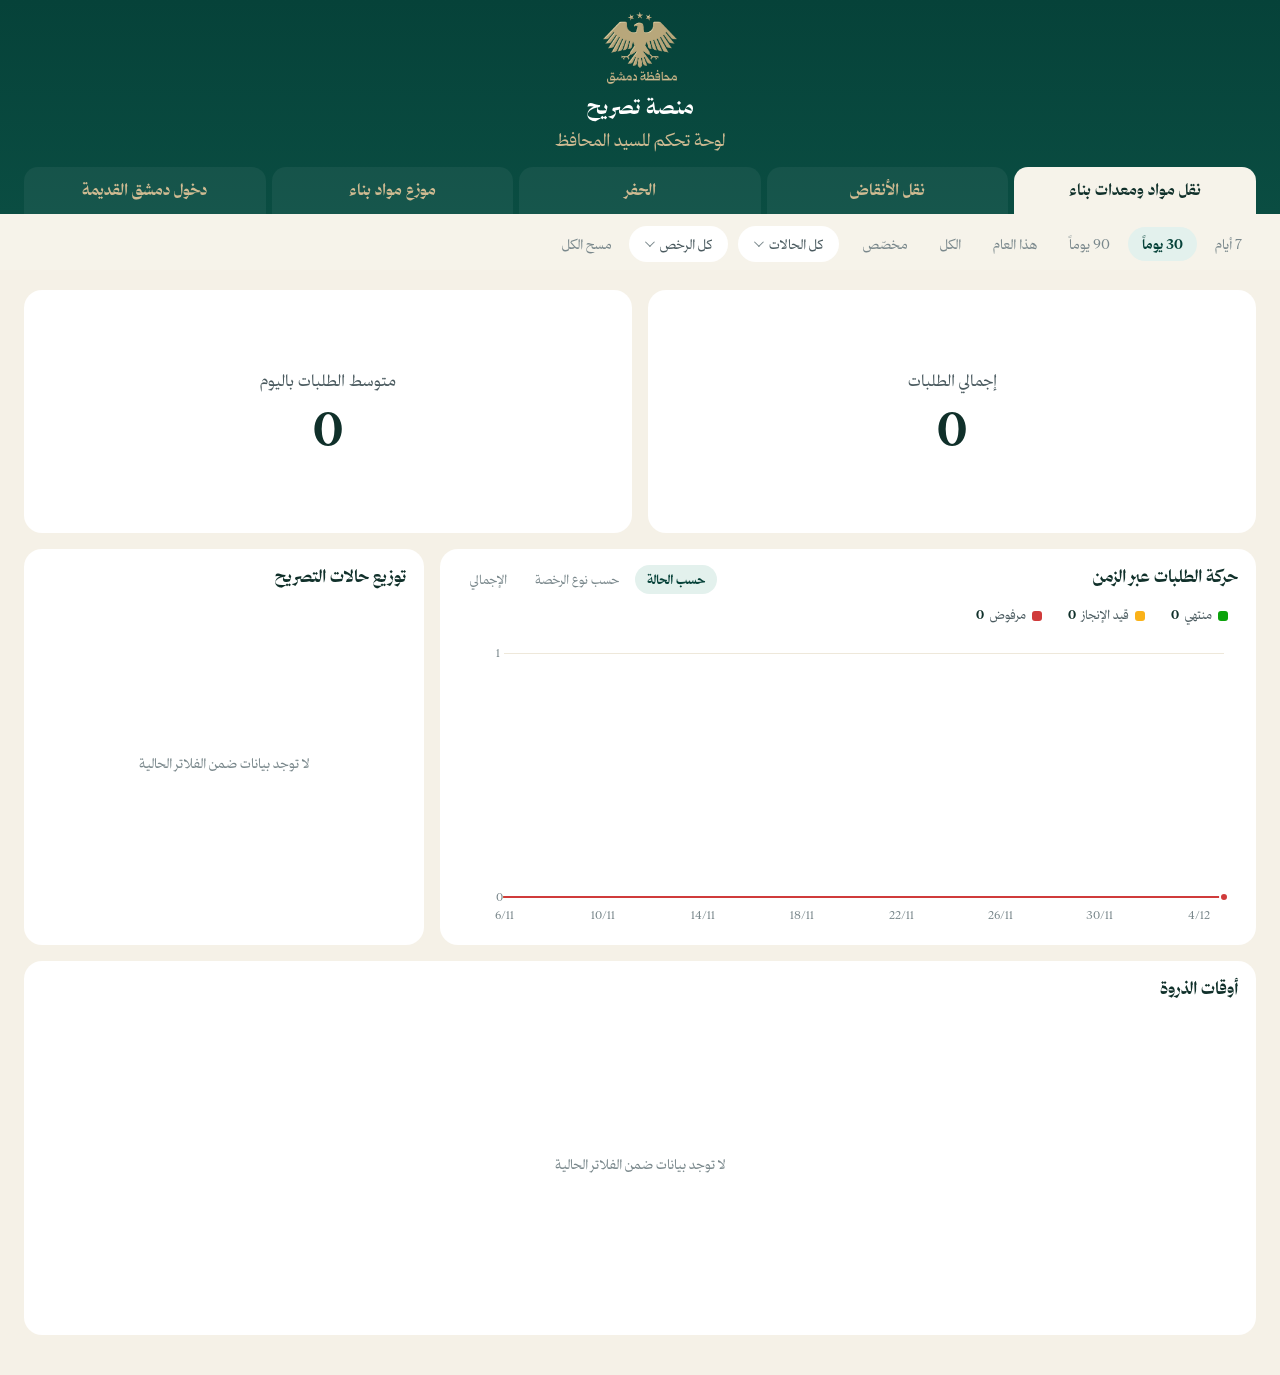
<file: index.html>
<!doctype html>
<html lang="ar" dir="rtl">
  <head>
    <meta charset="UTF-8" />
    <meta http-equiv="refresh" content="0; url=pages/analytics.html" />
    <title>منصة تصريح</title>
    <link rel="canonical" href="pages/analytics.html" />
  </head>
  <body>
    <a href="pages/analytics.html">الدخول إلى لوحة الإحصاءات</a>
  </body>
</html>
</file>
<file: css/analytics.css>
@font-face {
  font-family: "thmanyah-display";
  src: url("../assets/fonts/thmanyahserifdisplay-Bold.woff2") format("woff2");
  font-display: swap;
  unicode-range: U+0000-00B2, U+00B4-10FFFF;
}

@font-face {
  font-family: "thmanyah-text";
  src: url("../assets/fonts/thmanyahseriftext-Regular.woff2") format("woff2");
  font-weight: 400;
  font-display: swap;
  unicode-range: U+0000-00B2, U+00B4-10FFFF;
}

@font-face {
  font-family: "thmanyah-text";
  src: url("../assets/fonts/thmanyahseriftext-Medium.woff2") format("woff2");
  font-weight: 500;
  font-display: swap;
  unicode-range: U+0000-00B2, U+00B4-10FFFF;
}

@font-face {
  font-family: "thmanyah-text";
  src: url("../assets/fonts/thmanyahseriftext-Bold.woff2") format("woff2");
  font-weight: 700;
  font-display: swap;
  unicode-range: U+0000-00B2, U+00B4-10FFFF;
}

:root {
  color-scheme: light;

  --font: "thmanyah-text", "Segoe UI", Tahoma, system-ui, sans-serif;
  --font-display: "thmanyah-display", "thmanyah-text", "Segoe UI", Tahoma, serif;
  --font-num: "thmanyah-text", "Segoe UI", system-ui, sans-serif;
}

*,
*::before,
*::after {
  box-sizing: border-box;
}

html {
  -webkit-text-size-adjust: 100%;
}

body {
  margin: 0;
  font-family: var(--font);
  font-size: 15px;
  line-height: 1.5;
  color: #10302a;
  background: #f5f1e7;
  -webkit-font-smoothing: antialiased;
}

button,
input {
  font: inherit;
  color: inherit;
}

button {
  cursor: pointer;
}

svg {
  display: block;
}

a {
  color: inherit;
}

[hidden] {
  display: none !important;
}

:focus-visible {
  outline: 2px solid #237366;
  outline-offset: 2px;
  border-radius: 6px;
}

.skip-link {
  position: absolute;
  top: -40px;
  inset-inline-start: 12px;
  z-index: 100;
  padding: 8px 14px;
  border-radius: 8px;
  background: #064239;
  color: #efe7d6;
}

.skip-link:focus {
  top: 12px;
}

.topbar {
  background: linear-gradient(180deg, #064239, #0a4d42);
  color: #efe7d6;
}

.topbar-inner {
  display: flex;
  align-items: center;
  justify-content: center;
  gap: 20px;
  max-width: 1480px;
  margin: 0 auto;
  padding: 12px 24px;
}

.brand {
  display: flex;
  flex-direction: column;
  align-items: center;
  gap: 8px;
  min-width: 0;
  text-align: center;
  text-decoration: none;
}

.brand-logo {
  display: block;
  width: auto;
  height: 72px;
}

.brand-text {
  display: flex;
  flex-direction: column;
  gap: 8px;
  line-height: 1.3;
}

.brand-text strong {
  font-family: var(--font-display);
  font-size: 1.35rem;
  font-weight: 400;
  color: #fff;
}

.brand-text small {
  font-size: 1.1rem;
  color: #d0bb92;
}

.tabs-wrap {
  max-width: 1480px;
  margin: 0 auto;
  padding: 4px 24px 0;
}

.tabs {
  display: flex;
  gap: 6px;
  overflow-x: auto;
  scrollbar-width: none;
}

.tabs::-webkit-scrollbar {
  display: none;
}

.tab {
  display: flex;
  flex: 1 1 0;
  align-items: center;
  justify-content: center;
  min-width: 210px;
  padding: 12px 16px 14px;
  border: 0;
  border-radius: 14px 14px 0 0;
  background: rgba(255, 255, 255, 0.05);
  color: #d0bb92;
  text-align: center;
  transition:
    background 0.15s,
    color 0.15s;
}

.tab:hover {
  background: rgba(255, 255, 255, 0.1);
  color: #fff;
}

.tab[aria-selected="true"] {
  background: #f6f3ea;
  color: #10302a;
}

.tab-text {
  display: flex;
  flex-direction: column;
  align-items: center;
  min-width: 0;
  line-height: 1.3;
}

.tab-text strong {
  font-family: var(--font-display);
  font-size: 1rem;
  font-weight: 400;
  white-space: nowrap;
}

.filters {
  position: sticky;
  top: 0;
  z-index: 40;
  background: #f6f3ea;
  -webkit-backdrop-filter: saturate(1.4) blur(10px);
  backdrop-filter: saturate(1.4) blur(10px);
}

.filters-inner {
  max-width: 1480px;
  margin: 0 auto;
  padding: 12px 24px 8px;
}

.filters-row {
  display: flex;
  flex-wrap: wrap;
  align-items: center;
  gap: 10px;
}

.filters-main {
  display: contents;
}

.seg {
  display: inline-flex;
  gap: 4px;
}

.seg button {
  border: 0;
  border-radius: 999px;
  background: none;
  color: #7a888c;
  white-space: nowrap;
  transition:
    background 0.15s,
    color 0.15s;
}

.seg button:hover {
  color: #10302a;
}

.seg-range button {
  padding: 7px 14px;
  font-size: 0.85rem;
}

.seg-range button:hover {
  background: #ffffff;
}

.seg-sm button {
  padding: 5px 12px;
  font-size: 0.8rem;
}

.seg-sm button:hover {
  background: #faf8f2;
}

.seg button[aria-pressed="true"] {
  background: #e3f1ed;
  color: #064239;
  font-weight: 700;
}

.custom-range {
  display: inline-flex;
  gap: 8px;
}

.custom-range label {
  display: inline-flex;
  align-items: center;
  gap: 6px;
  font-size: 0.8rem;
  color: #7a888c;
}

.custom-range input {
  height: 36px;
  padding: 0 12px;
  border: 0;
  border-radius: 999px;
  background: #ffffff;
  color: #10302a;
  font-size: 0.85rem;
}

.custom-range input:focus {
  outline: 2px solid #237366;
  outline-offset: 0;
}

.btn {
  display: inline-flex;
  align-items: center;
  gap: 7px;
  height: 36px;
  padding: 0 14px;
  border: 1px solid transparent;
  border-radius: 10px;
  font-size: 0.85rem;
  white-space: nowrap;
  transition: all 0.15s;
}

.btn-sm {
  height: 30px;
  padding: 0 10px;
  font-size: 0.8rem;
}

.btn-ghost {
  border-color: rgba(6, 66, 57, 0.2);
  background: #ffffff;
  color: #10302a;
}

.btn-ghost:hover {
  border-color: #237366;
}

.btn-link {
  padding: 0 6px;
  background: none;
  color: #7a888c;
  text-decoration: none;
  text-underline-offset: 3px;
}

.btn-link:hover {
  color: #b3261e;
  text-decoration: underline;
}

.ms {
  position: relative;
}

.ms-btn {
  display: inline-flex;
  align-items: center;
  gap: 8px;
  width: 100%;
  max-width: 240px;
  height: 36px;
  padding: 0 16px;
  border: 0;
  border-radius: 999px;
  background: #ffffff;
  color: #4a5a5f;
  font-size: 0.85rem;
  white-space: nowrap;
}

.ms-btn:hover {
  color: #10302a;
}

.ms-btn span {
  flex: 1;
  overflow: hidden;
  text-overflow: ellipsis;
  text-align: start;
}

.ms-btn b {
  color: #10302a;
  font-weight: 700;
}

.ms-btn::after {
  content: "";
  flex: none;
  width: 7px;
  height: 7px;
  border: solid #7a888c;
  border-width: 0 1.5px 1.5px 0;
  transform: rotate(45deg) translateY(-2px);
}

.ms.is-set .ms-btn {
  background: #e3f1ed;
  color: #064239;
}

.ms.is-set .ms-btn b {
  color: #064239;
}

.ms-pop {
  position: absolute;
  top: calc(100% + 6px);
  inset-inline-start: 0;
  z-index: 60;
  width: 260px;
  max-width: calc(100vw - 24px);
  padding: 8px;
  border: 1px solid rgba(6, 66, 57, 0.2);
  border-radius: 12px;
  background: #ffffff;
}

.ms-list {
  max-height: 260px;
  overflow: auto;
}

.ms-opt {
  display: flex;
  align-items: center;
  gap: 9px;
  padding: 7px 8px;
  border-radius: 8px;
  font-size: 0.85rem;
  cursor: pointer;
}

.ms-opt:hover {
  background: #f2eee4;
}

.ms-opt input {
  width: 15px;
  height: 15px;
  accent-color: #064239;
}

.ms-opt i {
  flex: none;
  width: 9px;
  height: 9px;
  border-radius: 3px;
}

.ms-opt small {
  margin-inline-start: auto;
  color: #7a888c;
  font-variant-numeric: tabular-nums;
}

.ms-foot {
  display: flex;
  justify-content: space-between;
  margin-top: 6px;
  padding-top: 6px;
  border-top: 1px solid rgba(6, 66, 57, 0.1);
}

.ms-foot button {
  padding: 4px 6px;
  border: 0;
  border-radius: 6px;
  background: none;
  color: #237366;
  font-size: 0.8rem;
}

.ms-foot button:hover {
  background: #f2eee4;
}

.page {
  max-width: 1480px;
  margin: 0 auto;
  padding: 20px 24px 40px;
}

.error-banner {
  display: flex;
  flex-wrap: wrap;
  align-items: center;
  gap: 10px;
  margin-bottom: 16px;
  padding: 12px 16px;
  border: 1px solid rgba(208, 59, 59, 0.4);
  border-radius: 14px;
  background: #f9e7e7;
}

.error-banner button {
  margin-inline-start: auto;
}

.kpis {
  display: grid;
  grid-template-columns: repeat(2, minmax(0, 1fr));
  gap: 16px;
  margin-bottom: 16px;
}

.kpi {
  display: flex;
  flex-direction: column;
  align-items: center;
  justify-content: center;
  gap: 10px;
  min-width: 0;
  aspect-ratio: 2.5 / 1;
  padding: 32px 20px;
  overflow: hidden;
  border-radius: 18px;
  background: #ffffff;
  text-align: center;
}

.kpi-label {
  font-size: 1rem;
  color: #4a5a5f;
}

.kpi-value {
  font-family: var(--font-num);
  font-size: clamp(2.2rem, 3.6vw, 3.2rem);
  font-weight: 700;
  line-height: 1.15;
  letter-spacing: -0.01em;
  color: #10302a;
}

.kpi-ph {
  display: inline-block;
  width: 120px;
  height: 0.9em;
  border-radius: 10px;
  vertical-align: middle;
}

.grid {
  display: grid;
  grid-template-columns: repeat(12, minmax(0, 1fr));
  gap: 16px;
}

.span-4 {
  grid-column: span 4;
}

.span-5 {
  grid-column: span 5;
}

.span-7 {
  grid-column: span 7;
}

.span-8 {
  grid-column: span 8;
}

.span-12 {
  grid-column: span 12;
}

.card {
  display: flex;
  flex-direction: column;
  min-width: 0;
  padding: 16px 18px 18px;
  border-radius: 18px;
  background: #ffffff;
}

.card-head {
  display: flex;
  flex-wrap: wrap;
  align-items: flex-start;
  justify-content: space-between;
  gap: 12px;
  margin-bottom: 12px;
}

.card-head h2 {
  margin: 0;
  font-family: var(--font-display);
  font-size: 1.08rem;
  font-weight: 400;
  line-height: 1.3;
  color: #10302a;
}

.card-tools {
  display: flex;
  flex-wrap: wrap;
  align-items: center;
  gap: 8px;
}

.card-legend {
  display: flex;
  flex-wrap: wrap;
  gap: 4px 6px;
  min-height: 27px;
  margin: -4px 0 8px;
}

.card-body {
  position: relative;
  display: flex;
  flex: 1;
  flex-direction: column;
  justify-content: center;
  min-height: 120px;
}

.card-body > * {
  width: 100%;
}

.card[data-card="trend"] .card-body {
  min-height: 290px;
}

.card[data-card="status"] .card-body {
  min-height: 300px;
}

.card[data-card="landfills"] .card-body,
.card[data-card="entities"] .card-body,
.card[data-card="heatmap"] .card-body {
  min-height: 305px;
}

.viz-svg {
  width: 100%;
  height: auto;
  overflow: visible;
}

.viz-grid {
  stroke: #eee8da;
  stroke-width: 1;
  shape-rendering: crispEdges;
}

.viz-grid.is-base {
  stroke: #d3cab5;
}

.viz-axis {
  font-family: var(--font-num);
  font-size: 11px;
}

.viz-axis {
  fill: #7a888c;
  font-variant-numeric: tabular-nums;
}

.viz-line {
  fill: none;
  stroke-width: 2;
  stroke-linecap: round;
  stroke-linejoin: round;
}

.viz-area {
  opacity: 0.12;
}

.viz-dot {
  stroke: #ffffff;
  stroke-width: 2;
}

.viz-cross {
  stroke: #d3cab5;
  stroke-width: 1;
}

.viz-hit {
  fill: transparent;
  cursor: crosshair;
}

.viz-empty {
  display: grid;
  place-items: center;
  min-height: 160px;
  padding: 20px;
  color: #7a888c;
  font-size: 0.85rem;
  text-align: center;
}

.viz-legend-item {
  display: inline-flex;
  align-items: center;
  gap: 6px;
  padding: 3px 9px;
  border: 1px solid transparent;
  border-radius: 999px;
  color: #4a5a5f;
  font-size: 0.78rem;
}

.viz-legend-item i {
  width: 10px;
  height: 10px;
  border-radius: 3px;
}

.viz-legend-item b {
  color: #10302a;
  font-variant-numeric: tabular-nums;
}

.viz-hbar {
  display: grid;
  gap: 4px;
}

.viz-hbar-row {
  display: grid;
  grid-template-columns: minmax(80px, 34%) 1fr auto;
  align-items: center;
  gap: 10px;
  padding: 5px 6px;
  border-radius: 8px;
  transition: background 0.12s;
}

.viz-hbar-row:hover {
  background: #f2eee4;
}

.viz-hbar-label {
  overflow: hidden;
  color: #10302a;
  font-size: 0.84rem;
  text-overflow: ellipsis;
  white-space: nowrap;
}

.viz-hbar-track {
  display: block;
  height: 16px;
}

.viz-hbar-fill {
  display: flex;
  height: 100%;
  overflow: hidden;
  border-start-end-radius: 4px;
  border-end-end-radius: 4px;
}

.viz-hbar-fill i {
  display: block;
  min-width: 2px;
  height: 100%;
}

.viz-hbar-value {
  min-width: 40px;
  font-size: 0.82rem;
  font-variant-numeric: tabular-nums;
  text-align: end;
}

.viz-heat {
  display: grid;
  align-items: center;
  gap: 3px;
  direction: rtl;
}

.viz-heat-col {
  color: #7a888c;
  font-size: 10px;
  font-variant-numeric: tabular-nums;
  text-align: center;
}

.viz-heat-row {
  padding-inline-end: 8px;
  color: #4a5a5f;
  font-size: 0.78rem;
  white-space: nowrap;
}

.viz-heat-cell {
  height: 36px;
  border-radius: 4px;
  transition: transform 0.12s;
}

.viz-heat-cell:hover {
  box-shadow:
    0 0 0 2px #ffffff,
    0 0 0 3px #4a5a5f;
  transform: scale(1.15);
}

.viz-tip {
  position: fixed;
  top: 0;
  left: 0;
  z-index: 200;
  min-width: 150px;
  max-width: 280px;
  padding: 9px 11px;
  border: 1px solid rgba(6, 66, 57, 0.2);
  border-radius: 10px;
  background: #ffffff;
  color: #10302a;
  font-size: 0.8rem;
  direction: rtl;
  pointer-events: none;
}

.viz-tip-title {
  margin-bottom: 5px;
  font-weight: 700;
}

.viz-tip-row {
  display: grid;
  grid-template-columns: 10px 1fr auto;
  align-items: center;
  gap: 8px;
  padding: 1px 0;
  color: #4a5a5f;
}

.viz-tip-row i {
  width: 9px;
  height: 9px;
  border-radius: 3px;
}

.viz-tip-row b {
  color: #10302a;
  font-variant-numeric: tabular-nums;
}

.viz-tip-row.is-strong {
  margin-top: 4px;
  padding-top: 5px;
  border-top: 1px solid #eee8da;
}

.st {
  display: flex;
  flex-direction: column;
  gap: 22px;
  padding: 8px 0;
}

.st-donut {
  position: relative;
  width: 190px;
  height: 190px;
  margin: 0 auto;
}

.st-donut svg {
  width: 100%;
  height: 100%;
}

.st-total {
  position: absolute;
  inset: 0;
  display: flex;
  flex-direction: column;
  align-items: center;
  justify-content: center;
  line-height: 1.1;
}

.st-total strong,
.st-item b {
  font-family: var(--font-num);
  font-weight: 700;
  color: #10302a;
}

.st-total strong {
  font-size: 2.2rem;
}

.st-total span {
  margin-top: 4px;
  color: #7a888c;
  font-size: 0.8rem;
}

.st-items {
  display: grid;
  grid-template-columns: repeat(3, minmax(0, 1fr));
  gap: 8px;
  text-align: center;
}

.st-item {
  display: flex;
  flex-direction: column;
  align-items: center;
  gap: 4px;
}

.st-item b {
  font-size: 1.4rem;
  line-height: 1.1;
}

.st-item em {
  color: #7a888c;
  font-size: 0.78rem;
  font-style: normal;
}

.st-name {
  display: inline-flex;
  align-items: center;
  gap: 6px;
  color: #4a5a5f;
  font-size: 0.8rem;
  white-space: nowrap;
}

.st-name i {
  width: 9px;
  height: 9px;
  border-radius: 50%;
}

[data-list] {
  display: flex;
  flex: 1;
  flex-direction: column;
}

[data-list] .viz-hbar {
  flex: 1;
  align-content: space-evenly;
}

.skeleton,
.kpi-ph {
  background: linear-gradient(90deg, #f2eee4, #faf8f2, #f2eee4);
  background-size: 200% 100%;
  animation: shimmer 1.2s infinite;
}

.skeleton {
  flex: 1;
  border-radius: 10px;
}

.loading {
  position: fixed;
  top: 0;
  inset-inline: 0;
  z-index: 300;
  height: 3px;
  overflow: hidden;
  pointer-events: none;
}

.loading span {
  display: block;
  width: 30%;
  height: 100%;
  background: linear-gradient(90deg, #bca375, #00806a);
  animation: load 1.1s ease-in-out infinite;
}

.loading.is-done {
  opacity: 0;
  transition: opacity 0.3s;
}

@keyframes shimmer {
  to {
    background-position: -200% 0;
  }
}

@keyframes load {
  from {
    transform: translateX(100vw);
  }
  to {
    transform: translateX(-100%);
  }
}

@media (max-width: 1100px) {
  .span-4,
  .span-5,
  .span-7,
  .span-8 {
    grid-column: span 12;
  }
}

@media (max-width: 760px) {
  body {
    font-size: 14px;
  }

  .topbar-inner,
  .tabs-wrap,
  .filters-inner,
  .page {
    padding-inline: 14px;
  }

  .topbar-inner {
    gap: 10px;
  }

  .brand-logo {
    height: 56px;
  }

  .brand-text strong {
    font-size: 1.15rem;
  }

  .brand-text small {
    font-size: 0.95rem;
  }

  .tab {
    flex: 0 0 auto;
    min-width: 0;
    padding: 10px 14px;
  }

  .tab-text strong {
    font-size: 0.85rem;
  }

  .filters {
    position: relative;
  }

  .filters-row {
    position: relative;
    gap: 8px;
  }

  .filters-main > .ms {
    position: static;
  }

  .ms-pop {
    inset-inline: 0;
    width: auto;
    max-width: none;
  }

  .seg-range {
    width: 100%;
    overflow-x: auto;
    scrollbar-width: none;
  }

  .seg-range button {
    flex: 1;
  }

  .custom-range,
  .custom-range input {
    width: 100%;
  }

  .custom-range label {
    flex: 1;
  }

  .filters-main > .ms {
    flex: 1 1 45%;
  }

  .filters-main .ms-btn {
    max-width: none;
  }

  .kpis {
    grid-template-columns: minmax(0, 1fr);
    gap: 10px;
  }

  .kpi {
    aspect-ratio: auto;
    padding: 20px;
  }

  .grid {
    gap: 12px;
  }

  .card {
    padding: 14px;
  }

  .card-tools,
  .seg-sm {
    flex-wrap: wrap;
    max-width: 100%;
  }

  .card[data-card="heatmap"] .card-body {
    min-height: 230px;
  }

  .viz-hbar-row {
    grid-template-columns: minmax(70px, 38%) 1fr auto;
    gap: 8px;
  }

  .viz-heat-cell {
    height: 26px;
  }
}

@media (max-width: 360px) {
  .card[data-card="trend"] .card-legend {
    min-height: 57px;
  }
}

@media (prefers-reduced-motion: reduce) {
  *,
  *::before,
  *::after {
    animation-duration: 0.001ms !important;
    transition-duration: 0.001ms !important;
  }
}

@media (forced-colors: active) {
  .viz-hbar-fill i,
  .viz-heat-cell {
    forced-color-adjust: none;
  }
}

@media print {
  .topbar,
  .filters,
  .card-tools,
  .loading {
    display: none !important;
  }

  body {
    background: #fff;
  }

  .card,
  .kpi {
    break-inside: avoid;
  }
}
</file>
